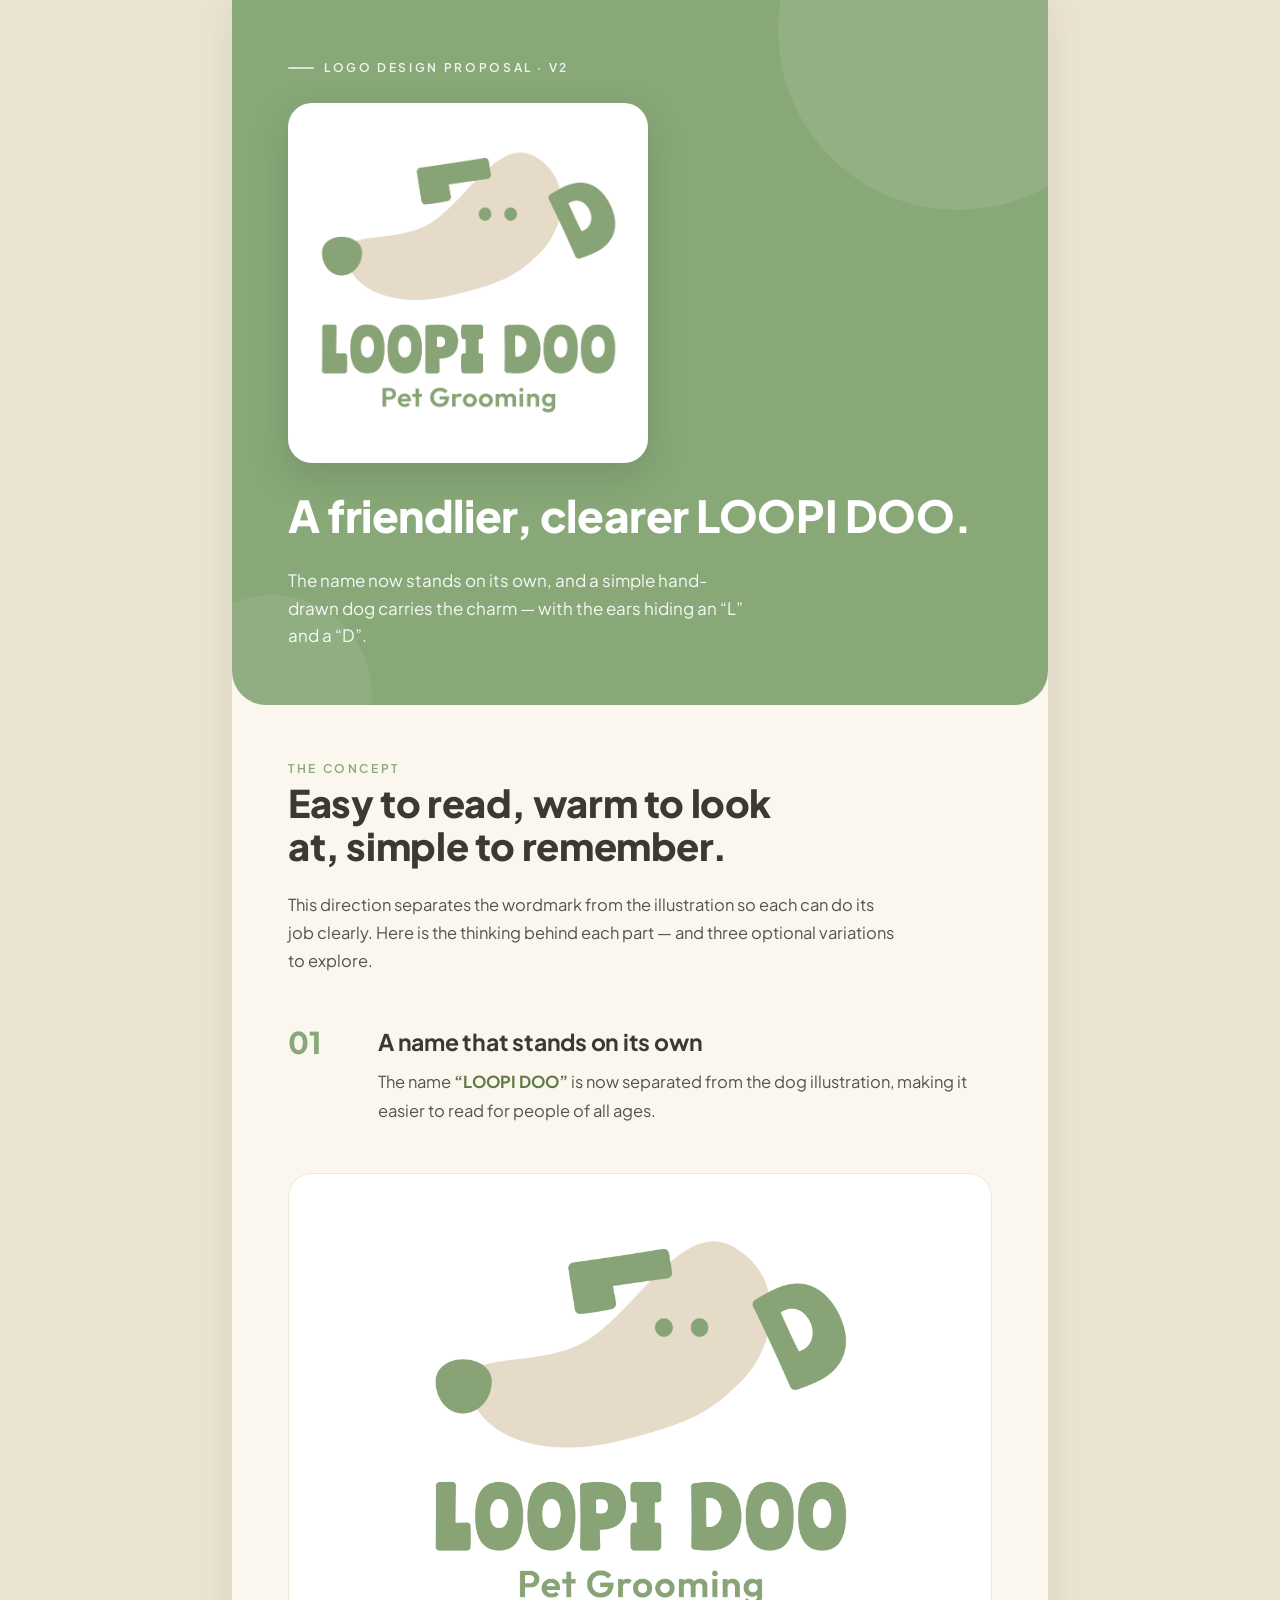
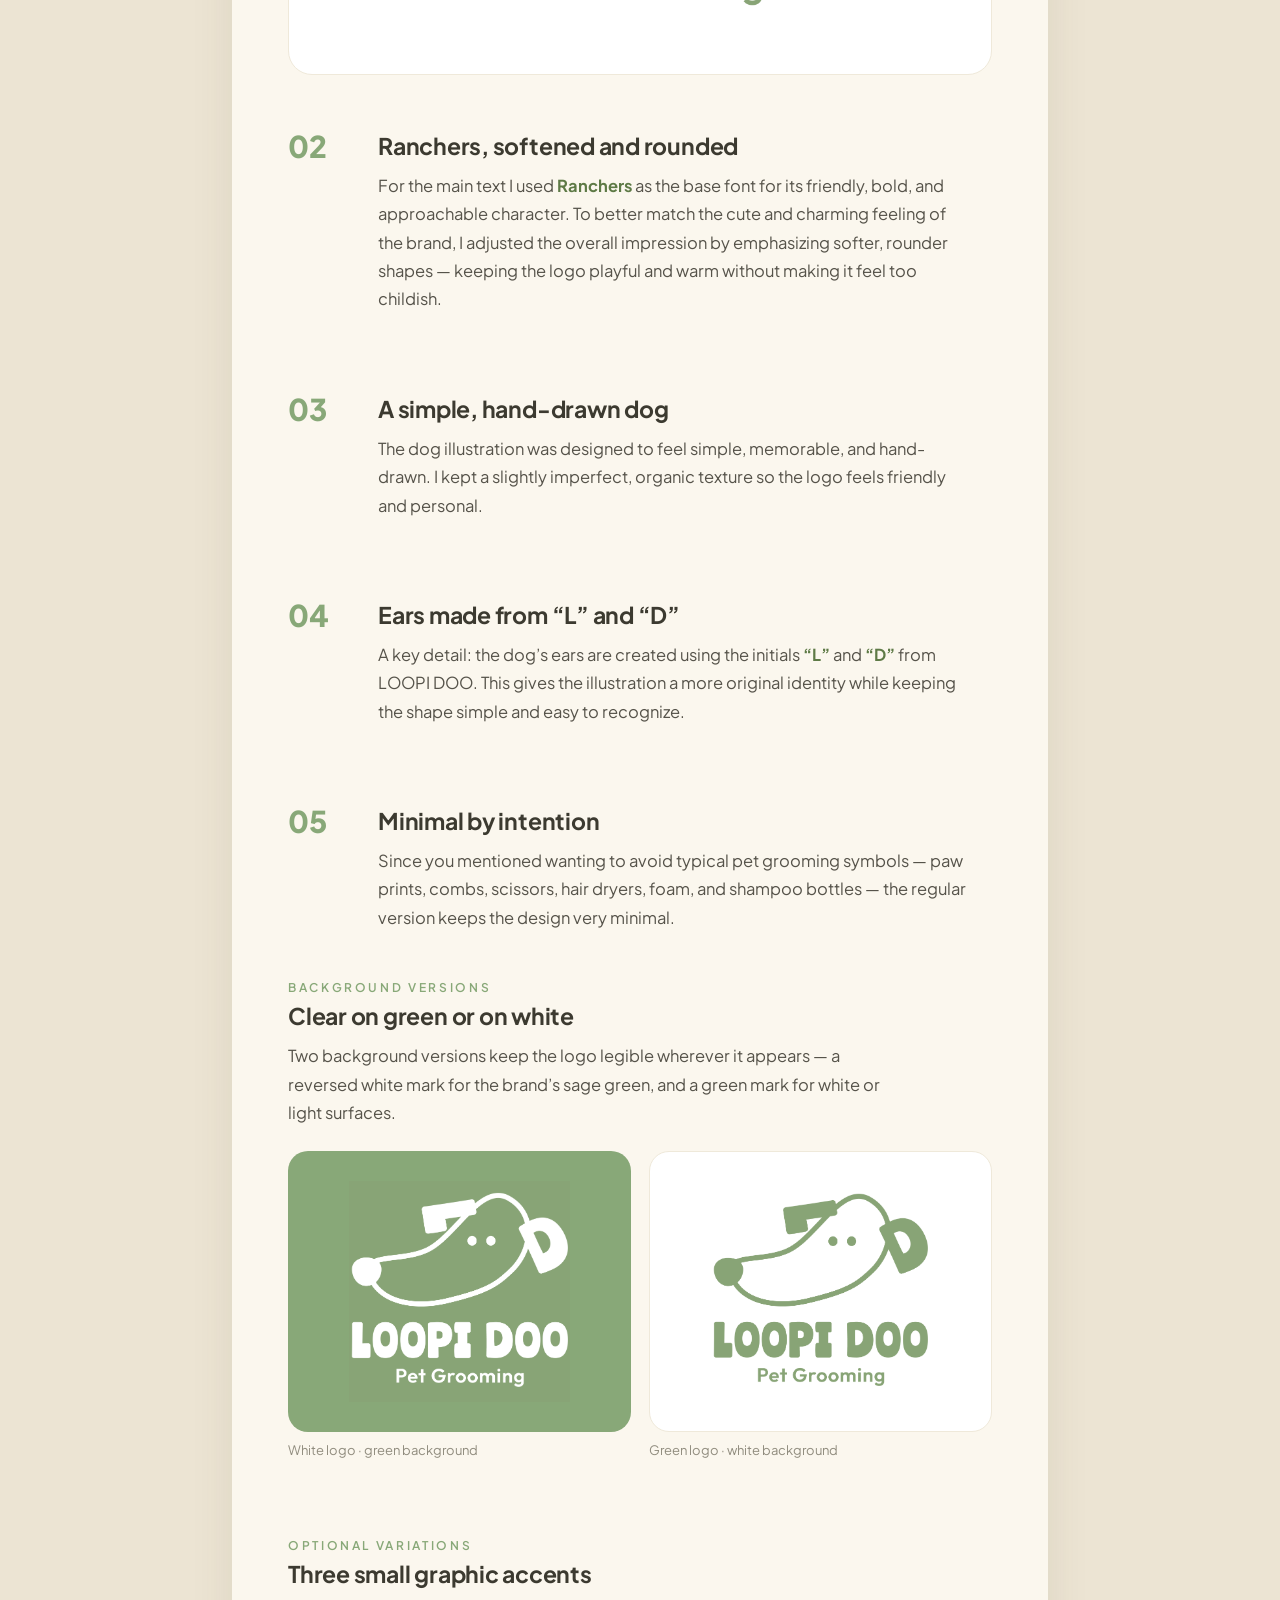
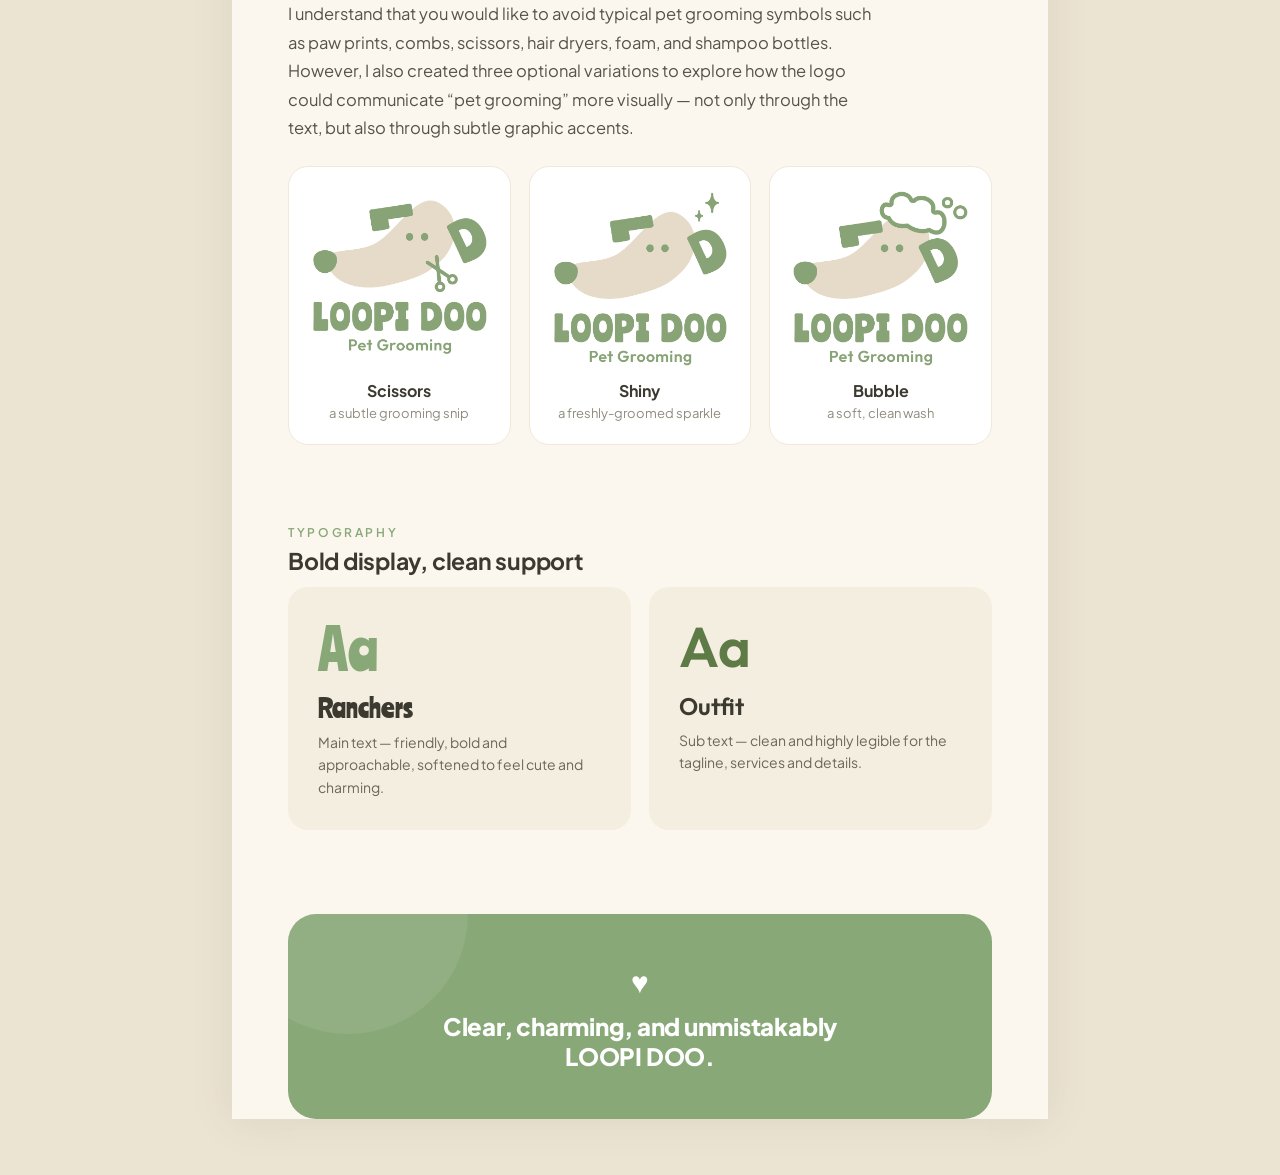
<file: ver2/index.html>
<!DOCTYPE html>
<html lang="en">
<head>
  <meta charset="utf-8">
  <meta name="viewport" content="width=device-width, initial-scale=1">
  <title>LOOPI DOO — Logo Design Proposal</title>
  <link rel="preconnect" href="https://fonts.googleapis.com">
  <link rel="preconnect" href="https://fonts.gstatic.com" crossorigin>
  <link href="https://fonts.googleapis.com/css2?family=Plus+Jakarta+Sans:wght@400;500;600;700;800&family=Ranchers&family=Outfit:wght@300;400;500;600;700&display=swap" rel="stylesheet">
  <link rel="stylesheet" href="/ver2/style.css">
</head>
<body>
  <main class="doc">

    <!-- COVER -->
    <section class="cover">
      <div class="cover__blob cover__blob--1"></div>
      <div class="cover__blob cover__blob--2"></div>
      <div class="cover__inner">
        <div class="cover__kicker">Logo Design Proposal · v2</div>
        <div class="cover__logo">
          <img src="/ver2/img/Regular.png" alt="LOOPI DOO logo">
        </div>
        <h1 class="cover__title">A friendlier, clearer LOOPI DOO.</h1>
        <p class="cover__sub">The name now stands on its own, and a simple hand-drawn dog carries the charm — with the ears hiding an &ldquo;L&rdquo; and a &ldquo;D&rdquo;.</p>
      </div>
    </section>

    <!-- INTRO -->
    <section class="section--intro">
      <div class="eyebrow">The Concept</div>
      <h1 class="h1">Easy to read, warm to look at, simple to remember.</h1>
      <p class="lead">This direction separates the wordmark from the illustration so each can do its job clearly. Here is the thinking behind each part — and three optional variations to explore.</p>
    </section>

    <!-- 01 -->
    <section class="section">
      <div class="concept">
        <div class="concept__num">01</div>
        <div>
          <h2 class="h2">A name that stands on its own</h2>
          <p class="body">The name <strong>&ldquo;LOOPI&nbsp;DOO&rdquo;</strong> is now separated from the dog illustration, making it easier to read for people of all ages.</p>
        </div>
      </div>
    </section>

    <!-- HERO logo -->
    <figure class="hero-card">
      <img src="/ver2/img/Regular.png" alt="LOOPI DOO regular logo">
    </figure>

    <!-- 02 -->
    <section class="section">
      <div class="concept">
        <div class="concept__num">02</div>
        <div>
          <h2 class="h2">Ranchers, softened and rounded</h2>
          <p class="body">For the main text I used <strong>Ranchers</strong> as the base font for its friendly, bold, and approachable character. To better match the cute and charming feeling of the brand, I adjusted the overall impression by emphasizing softer, rounder shapes — keeping the logo playful and warm without making it feel too childish.</p>
        </div>
      </div>
    </section>

    <!-- 03 -->
    <section class="section">
      <div class="concept">
        <div class="concept__num">03</div>
        <div>
          <h2 class="h2">A simple, hand-drawn dog</h2>
          <p class="body">The dog illustration was designed to feel simple, memorable, and hand-drawn. I kept a slightly imperfect, organic texture so the logo feels friendly and personal.</p>
        </div>
      </div>
    </section>

    <!-- 04 -->
    <section class="section">
      <div class="concept">
        <div class="concept__num">04</div>
        <div>
          <h2 class="h2">Ears made from &ldquo;L&rdquo; and &ldquo;D&rdquo;</h2>
          <p class="body">A key detail: the dog&rsquo;s ears are created using the initials <strong>&ldquo;L&rdquo;</strong> and <strong>&ldquo;D&rdquo;</strong> from LOOPI DOO. This gives the illustration a more original identity while keeping the shape simple and easy to recognize.</p>
        </div>
      </div>
    </section>

    <!-- 05 -->
    <section class="section--last">
      <div class="concept">
        <div class="concept__num">05</div>
        <div>
          <h2 class="h2">Minimal by intention</h2>
          <p class="body">Since you mentioned wanting to avoid typical pet grooming symbols — paw prints, combs, scissors, hair dryers, foam, and shampoo bottles — the regular version keeps the design very minimal.</p>
        </div>
      </div>
    </section>

    <!-- BACKGROUND VERSIONS -->
    <section class="section">
      <div class="eyebrow">Background Versions</div>
      <h2 class="h2">Clear on green or on white</h2>
      <p class="section-lead">Two background versions keep the logo legible wherever it appears — a reversed white mark for the brand&rsquo;s sage green, and a green mark for white or light surfaces.</p>
      <div class="bg-grid">
        <figure>
          <div class="swatch swatch--green">
            <img src="/ver2/img/Green.png" alt="LOOPI DOO white logo on green background">
          </div>
          <figcaption class="caption">White logo · green background</figcaption>
        </figure>
        <figure>
          <div class="swatch swatch--white">
            <img src="/ver2/img/White.png" alt="LOOPI DOO green logo on white background">
          </div>
          <figcaption class="caption">Green logo · white background</figcaption>
        </figure>
      </div>
    </section>

    <!-- OPTIONAL VARIATIONS -->
    <section class="section">
      <div class="eyebrow">Optional Variations</div>
      <h2 class="h2">Three small graphic accents</h2>
      <p class="section-lead">I understand that you would like to avoid typical pet grooming symbols such as paw prints, combs, scissors, hair dryers, foam, and shampoo bottles. However, I also created three optional variations to explore how the logo could communicate &ldquo;pet grooming&rdquo; more visually — not only through the text, but also through subtle graphic accents.</p>
      <div class="var-grid">
        <figure class="var-card">
          <img src="/ver2/img/Scissors.png" alt="Scissors variation">
          <figcaption><span class="name">Scissors</span><span class="note">a subtle grooming snip</span></figcaption>
        </figure>
        <figure class="var-card">
          <img src="/ver2/img/Shiny.png" alt="Shiny variation">
          <figcaption><span class="name">Shiny</span><span class="note">a freshly-groomed sparkle</span></figcaption>
        </figure>
        <figure class="var-card">
          <img src="/ver2/img/Bubble.png" alt="Bubble variation">
          <figcaption><span class="name">Bubble</span><span class="note">a soft, clean wash</span></figcaption>
        </figure>
      </div>
    </section>

    <!-- TYPOGRAPHY -->
    <section class="section">
      <div class="eyebrow">Typography</div>
      <h2 class="h2">Bold display, clean support</h2>
      <div class="type-grid">
        <div class="type-card type-card--ranchers">
          <div class="aa">Aa</div>
          <div class="name">Ranchers</div>
          <p class="note">Main text — friendly, bold and approachable, softened to feel cute and charming.</p>
        </div>
        <div class="type-card type-card--outfit">
          <div class="aa">Aa</div>
          <div class="name">Outfit</div>
          <p class="note">Sub text — clean and highly legible for the tagline, services and details.</p>
        </div>
      </div>
    </section>

    <!-- CLOSING -->
    <section class="cta">
      <div class="cta__heart">&#9829;</div>
      <p class="cta__line">Clear, charming, and unmistakably LOOPI DOO.</p>
    </section>

  </main>
</body>
</html>
</file>
<file: ver2/style.css>
/* =============================================================
   LOOPI DOO — Logo Design Proposal
   Editable HTML/CSS export
   Images live in /img (Regular.png, Scissors.png, Shiny.png,
   Bubble.png, Green.png, White.png)
   ============================================================= */

/* ---- Design tokens ---------------------------------------- */
:root {
  --sage:        #88A878;  /* primary brand green   */
  --deep-sage:   #5E7A46;  /* accent / emphasis     */
  --cream:       #FBF7EE;  /* page surface          */
  --cream-card:  #F3EEDF;  /* tinted card           */
  --page-bg:     #ECE4D3;  /* outside the document  */
  --ink:         #3C3A30;  /* headings              */
  --body:        #56534A;  /* paragraphs            */
  --muted:       #908C7E;  /* captions              */
  --border:      #EFE9DA;  /* card outlines         */
  --maxw:        8.5in;    /* document width        */
}

/* ---- Reset ------------------------------------------------- */
*, *::before, *::after { box-sizing: border-box; }
html, body { margin: 0; padding: 0; }
img { display: block; max-width: 100%; }

body {
  background: var(--page-bg);
  font-family: 'Plus Jakarta Sans', sans-serif;
  color: var(--ink);
  -webkit-font-smoothing: antialiased;
}

/* ---- Document shell --------------------------------------- */
.doc {
  max-width: var(--maxw);
  margin: 0 auto;
  background: var(--cream);
  box-shadow: 0 1px 40px rgba(80, 70, 40, 0.10);
}

/* ---- Shared text styles ----------------------------------- */
.eyebrow {
  font-weight: 600;
  letter-spacing: 0.22em;
  text-transform: uppercase;
  font-size: 12px;
  color: var(--sage);
  margin-bottom: 6px;
}
.h1 {
  margin: 0;
  font-weight: 800;
  font-size: 38px;
  line-height: 1.12;
  letter-spacing: -0.01em;
  color: var(--ink);
  text-wrap: balance;
}
.h2 {
  margin: 0 0 12px;
  font-weight: 700;
  font-size: 23px;
  letter-spacing: -0.01em;
  color: var(--ink);
}
.lead {
  margin: 24px 0 0;
  max-width: 6.4in;
  font-size: 16.5px;
  line-height: 1.7;
  color: var(--body);
}
.body {
  margin: 0;
  max-width: 6.2in;
  font-size: 16.5px;
  line-height: 1.72;
  color: var(--body);
}
strong { color: var(--deep-sage); }

/* ---- Section spacing -------------------------------------- */
.section { padding: 40px 56px; }
.section--intro { padding: 56px 56px 12px; }
.section--last  { padding: 40px 56px 8px; }

/* ---- Cover ------------------------------------------------- */
.cover {
  position: relative;
  background: var(--sage);
  border-radius: 0 0 34px 34px;
  padding: 60px 56px 56px;
  overflow: hidden;
}
.cover__blob {
  position: absolute;
  border-radius: 50%;
  background: rgba(255, 255, 255, 0.09);
}
.cover__blob--1 { width: 360px; height: 360px; top: -150px; right: -90px; }
.cover__blob--2 { width: 200px; height: 200px; bottom: -90px; left: -60px; background: rgba(255,255,255,0.07); }
.cover__inner {
  position: relative;
  display: flex;
  flex-direction: column;
  gap: 28px;
}
.cover__kicker {
  display: flex;
  align-items: center;
  gap: 10px;
  font-weight: 600;
  letter-spacing: 0.22em;
  text-transform: uppercase;
  font-size: 12px;
  color: rgba(255, 255, 255, 0.88);
}
.cover__kicker::before {
  content: "";
  width: 26px;
  height: 2px;
  background: rgba(255, 255, 255, 0.7);
  border-radius: 2px;
}
.cover__logo {
  background: #fff;
  border-radius: 24px;
  padding: 30px;
  box-shadow: 0 14px 36px rgba(50, 60, 40, 0.18);
  align-self: flex-start;
  width: min(360px, 70%);
}
.cover__title {
  margin: 0;
  font-weight: 800;
  font-size: 44px;
  line-height: 1.1;
  letter-spacing: -0.01em;
  color: #fff;
  text-wrap: balance;
}
.cover__sub {
  margin: 0;
  max-width: 460px;
  font-size: 17px;
  line-height: 1.6;
  color: rgba(255, 255, 255, 0.92);
}

/* ---- Numbered concept blocks ------------------------------ */
.concept {
  display: grid;
  grid-template-columns: 64px 1fr;
  gap: 26px;
  align-items: start;
}
.concept__num {
  font-weight: 800;
  font-size: 30px;
  color: var(--sage);
  line-height: 1;
}

/* ---- Hero logo card --------------------------------------- */
.hero-card {
  margin: 8px 56px 16px;
  background: #fff;
  border: 1px solid var(--border);
  border-radius: 24px;
  padding: 40px;
  display: flex;
  align-items: center;
  justify-content: center;
}
.hero-card img { width: 70%; max-width: 420px; }

/* ---- Background versions ---------------------------------- */
.bg-grid {
  display: grid;
  grid-template-columns: 1fr 1fr;
  gap: 18px;
}
.bg-grid figure { margin: 0; }
.swatch {
  border-radius: 20px;
  padding: 30px;
  display: flex;
  align-items: center;
  justify-content: center;
}
.swatch--green { background: var(--sage); }
.swatch--white { background: #fff; border: 1px solid var(--border); }
.swatch img { width: 78%; max-width: 300px; }
.caption {
  font-size: 13px;
  color: var(--muted);
  margin-top: 10px;
}

/* ---- Optional variations ---------------------------------- */
.var-grid {
  display: grid;
  grid-template-columns: 1fr 1fr 1fr;
  gap: 18px;
}
.var-card {
  margin: 0;
  background: #fff;
  border: 1px solid var(--border);
  border-radius: 20px;
  padding: 22px;
  text-align: center;
}
.var-card img { width: 100%; }
.var-card figcaption { margin-top: 14px; }
.var-card .name {
  display: block;
  font-weight: 700;
  font-size: 16px;
  color: var(--ink);
}
.var-card .note {
  font-size: 13px;
  color: var(--muted);
}

.section-lead {
  margin: 0 0 24px;
  max-width: 6.2in;
  font-size: 16.5px;
  line-height: 1.72;
  color: var(--body);
}

/* ---- Typography specimen ---------------------------------- */
.type-grid {
  display: grid;
  grid-template-columns: 1fr 1fr;
  gap: 18px;
}
.type-card {
  background: var(--cream-card);
  border-radius: 20px;
  padding: 32px 30px;
}
.type-card .aa     { font-size: 56px; line-height: 1; }
.type-card .name   { margin-top: 16px; font-size: 24px; color: var(--ink); }
.type-card .note   { margin: 8px 0 0; font-size: 14px; line-height: 1.6; color: #6B6859; }
/* Ranchers specimen */
.type-card--ranchers .aa   { font-family: 'Ranchers', cursive; color: var(--sage); }
.type-card--ranchers .name { font-family: 'Ranchers', cursive; font-size: 26px; }
/* Outfit specimen */
.type-card--outfit .aa   { font-family: 'Outfit', sans-serif; font-weight: 600; color: var(--deep-sage); }
.type-card--outfit .name { font-family: 'Outfit', sans-serif; font-weight: 600; }

/* ---- Closing band ----------------------------------------- */
.cta {
  margin: 44px 56px 56px;
  background: var(--sage);
  border-radius: 28px;
  padding: 48px 44px;
  text-align: center;
  position: relative;
  overflow: hidden;
}
.cta::before {
  content: "";
  position: absolute;
  width: 240px;
  height: 240px;
  border-radius: 50%;
  background: rgba(255, 255, 255, 0.08);
  top: -120px;
  left: -60px;
}
.cta__heart { position: relative; font-size: 30px; color: #fff; line-height: 1.3; }
.cta__line {
  position: relative;
  margin: 10px auto 0;
  max-width: 460px;
  font-weight: 800;
  font-size: 24px;
  line-height: 1.25;
  letter-spacing: -0.01em;
  color: #fff;
}

/* ---- Responsive (mobile) ---------------------------------- */
@media (max-width: 640px) {
  .doc { box-shadow: none; }
  .cover { border-radius: 0 0 24px 24px; padding: 48px 24px 44px; }
  .section, .section--intro, .section--last { padding-left: 24px; padding-right: 24px; }
  .concept { grid-template-columns: 1fr; gap: 6px; }
  .hero-card { margin-left: 24px; margin-right: 24px; }
  .bg-grid, .var-grid, .type-grid { grid-template-columns: 1fr; gap: 16px; }
  .cta { margin: 36px 0 0; border-radius: 0; padding: 48px 24px; }
}

/* ---- Print (PDF) ------------------------------------------ */
@page { size: letter; margin: 0; }
@media print {
  html { -webkit-print-color-adjust: exact; print-color-adjust: exact; }
  body { background: var(--cream); }
  .doc { max-width: none; margin: 0; box-shadow: none; }
  .section, figure, .hero-card, .cta, .type-card { break-inside: avoid; }
  .h1, .h2 { break-after: avoid; }
}
</file>
